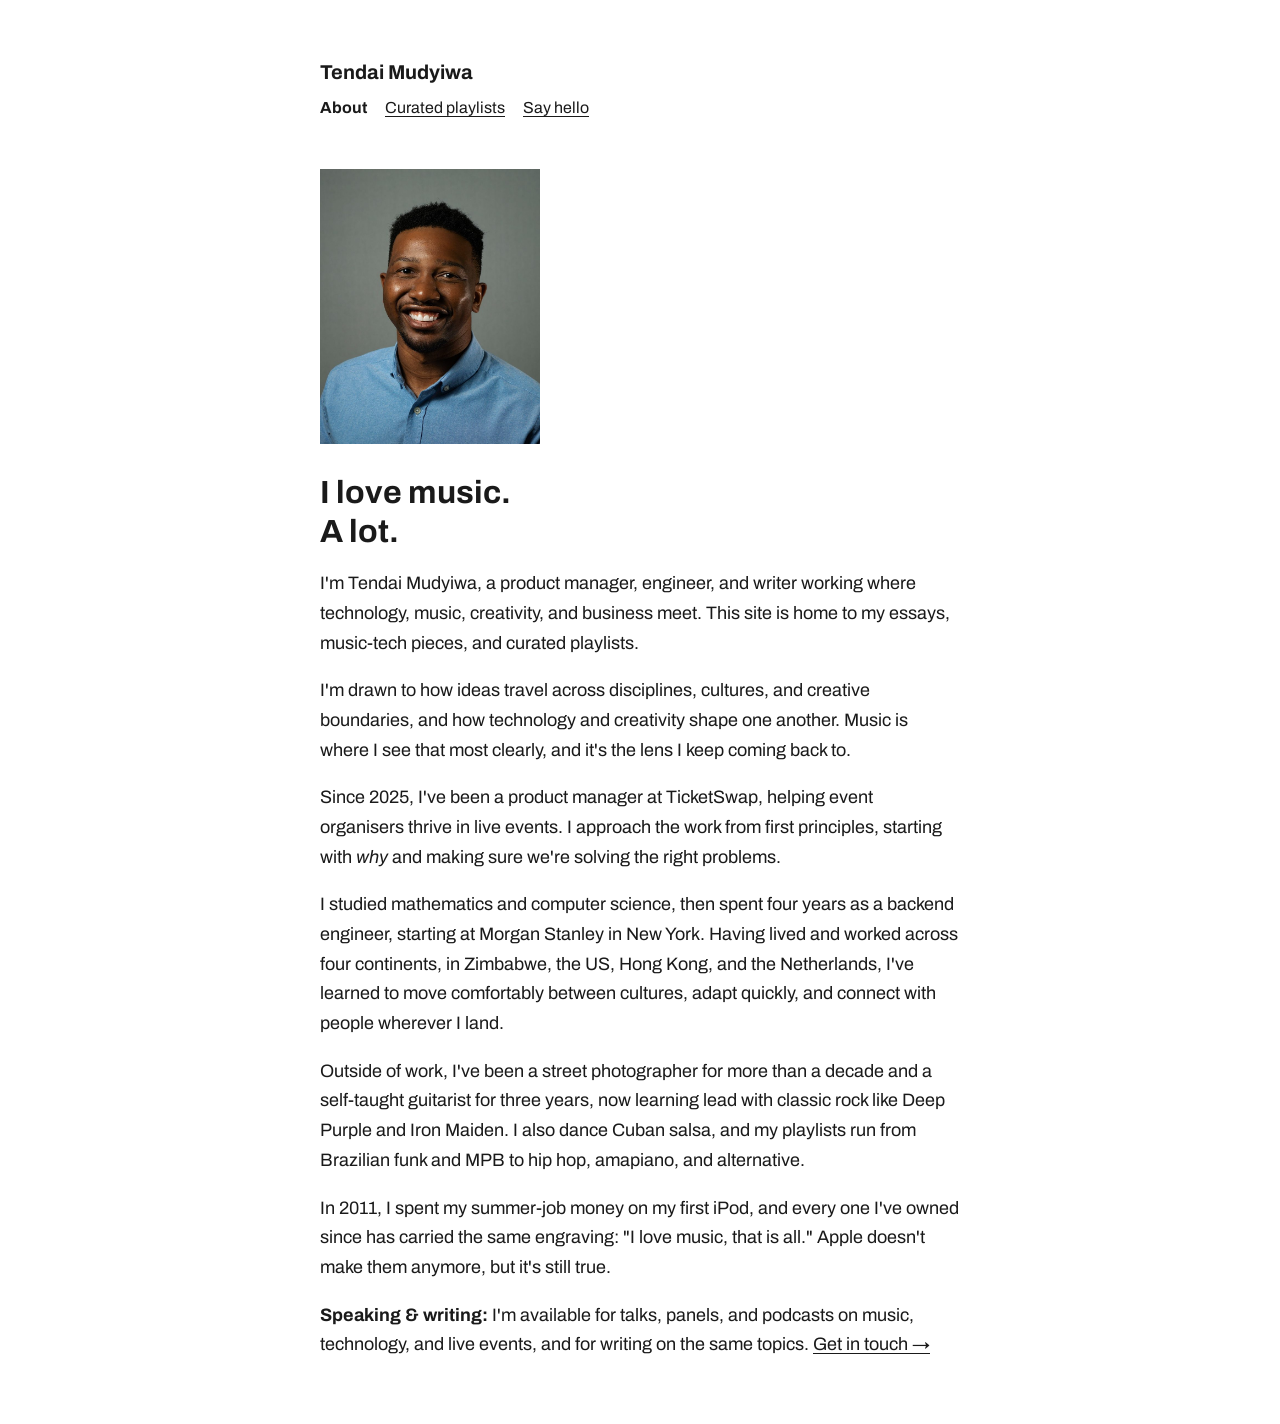
<file: index.html>
<!doctype html>
<html lang="en">
<head>
  <meta charset="utf-8">
  <meta name="viewport" content="width=device-width, initial-scale=1, viewport-fit=cover">
  <title>Tendai Mudyiwa</title>
  <meta name="description" content="Tendai Mudyiwa is a product manager, engineer, and writer working where technology, music, creativity, and business meet.">
  <link rel="canonical" href="https://www.tendaimudyiwa.com/">
  <link rel="icon" href="/favicon.svg" type="image/svg+xml">

  <meta property="og:type" content="profile">
  <meta property="og:title" content="Tendai Mudyiwa">
  <meta property="og:description" content="Product manager, engineer, and writer working where technology, music, creativity, and business meet.">
  <meta property="og:url" content="https://www.tendaimudyiwa.com/">
  <meta property="og:image" content="https://www.tendaimudyiwa.com/assets/share-wide.jpg">
  <meta property="og:image:width" content="1200">
  <meta property="og:image:height" content="630">
  <meta property="og:image:alt" content="A black vinyl record with a glowing pink label on a pale wall">
  <meta name="twitter:card" content="summary_large_image">

  <link rel="preconnect" href="https://fonts.googleapis.com">
  <link rel="preconnect" href="https://fonts.gstatic.com" crossorigin>
  <link rel="stylesheet" href="https://fonts.googleapis.com/css2?family=Archivo:ital,wght@0,400;0,700;1,400&display=swap">
  <link rel="stylesheet" href="/style.css">

  <script type="application/ld+json">
  {
    "@context": "https://schema.org",
    "@type": "Person",
    "name": "Tendai Mudyiwa",
    "url": "https://www.tendaimudyiwa.com/",
    "image": "https://www.tendaimudyiwa.com/assets/tendai-mudyiwa.jpg",
    "jobTitle": "Product Manager",
    "worksFor": { "@type": "Organization", "name": "TicketSwap" },
    "description": "Product manager, engineer, and writer working where technology, music, creativity, and business meet.",
    "knowsAbout": ["Music technology", "Product management", "Software engineering", "Live events", "Music business"],
    "sameAs": [
      "https://www.linkedin.com/in/tendaimudyiwa/",
      "https://www.threads.com/@tendaitt",
      "https://notesonmaking.substack.com/"
    ]
  }
  </script>
</head>
<body>
  <div class="page">
    <header>
      <a class="name" href="/">Tendai Mudyiwa</a>
      <nav aria-label="Pages">
        <a href="/" aria-current="page">About</a>
        <a href="/playlists/">Curated playlists</a>
        <a href="/hello/">Say hello</a>
      </nav>
    </header>

    <main>
      <img class="photo" src="/assets/tendai-mudyiwa.jpg" width="800" height="1200" alt="Tendai Mudyiwa, smiling, in a light blue shirt">
      <h1>I love music.<br>A lot.</h1>
      <p>I'm Tendai Mudyiwa, a product manager, engineer, and writer working where technology, music, creativity, and business meet. This site is home to my essays, music-tech pieces, and curated playlists.</p>
      <p>I'm drawn to how ideas travel across disciplines, cultures, and creative boundaries, and how technology and creativity shape one another. Music is where I see that most clearly, and it's the lens I keep coming back to.</p>
      <p>Since 2025, I've been a product manager at TicketSwap, helping event organisers thrive in live events. I approach the work from first principles, starting with <em>why</em> and making sure we're solving the right problems.</p>
      <p>I studied mathematics and computer science, then spent four years as a backend engineer, starting at Morgan Stanley in New York. Having lived and worked across four continents, in Zimbabwe, the US, Hong Kong, and the Netherlands, I've learned to move comfortably between cultures, adapt quickly, and connect with people wherever I land.</p>
      <p>Outside of work, I've been a street photographer for more than a decade and a self-taught guitarist for three years, now learning lead with classic rock like Deep Purple and Iron Maiden. I also dance Cuban salsa, and my playlists run from Brazilian funk and MPB to hip hop, amapiano, and alternative.</p>
      <p>In 2011, I spent my summer-job money on my first iPod, and every one I've owned since has carried the same engraving: "I love music, that is all." Apple doesn't make them anymore, but it's still true.</p>
      <p><strong>Speaking &amp; writing:</strong> I'm available for talks, panels, and podcasts on music, technology, and live events, and for writing on the same topics. <a href="/hello/">Get in touch →</a></p>
    </main>
  </div>
  <script data-goatcounter="https://tendaimudyiwa.goatcounter.com/count" async src="https://gc.zgo.at/count.js"></script>
</body>
</html>
</file>
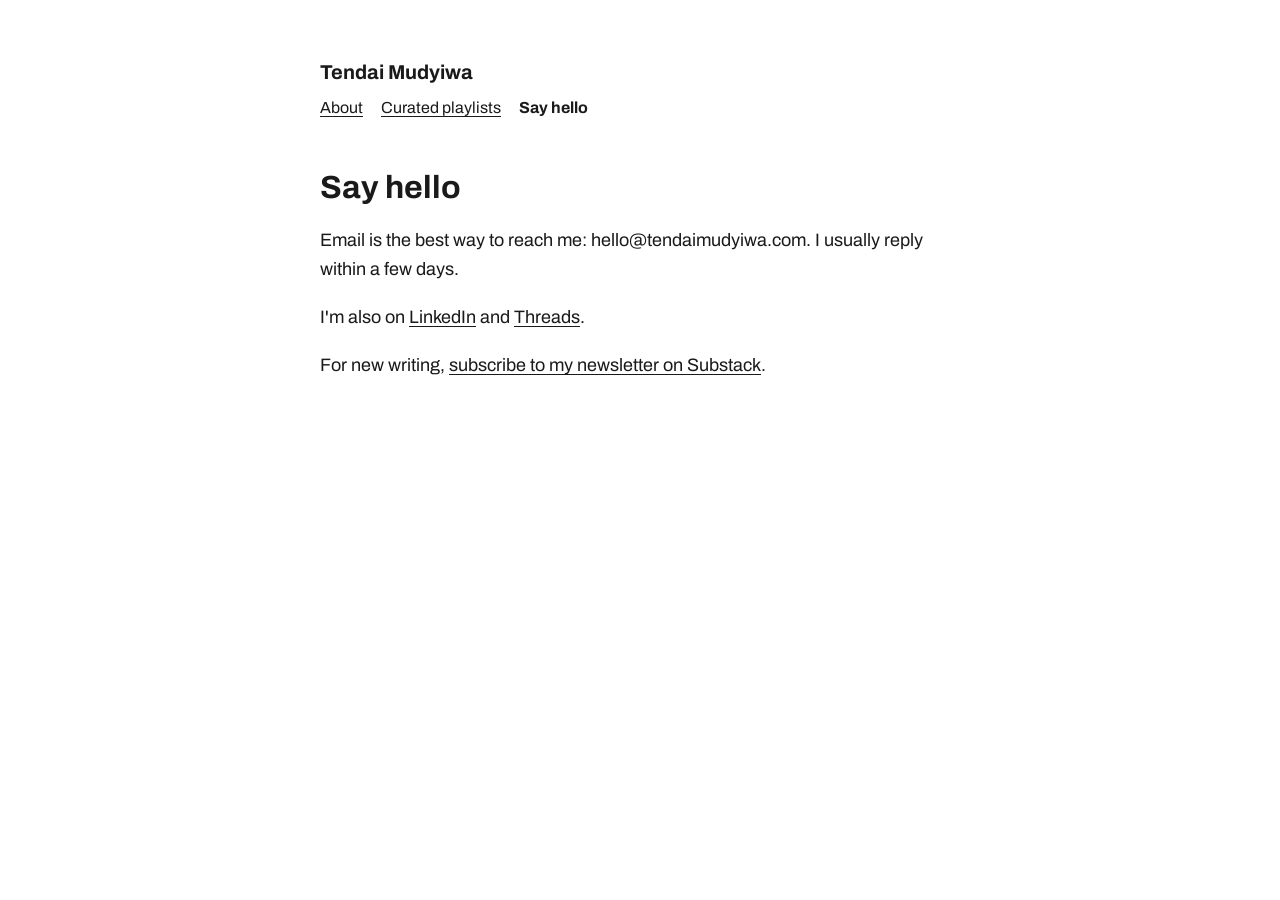
<file: hello/index.html>
<!doctype html>
<html lang="en">
<head>
  <meta charset="utf-8">
  <meta name="viewport" content="width=device-width, initial-scale=1, viewport-fit=cover">
  <title>Say hello · Tendai Mudyiwa</title>
  <meta name="description" content="How to reach Tendai Mudyiwa: email, LinkedIn, Threads, and the newsletter on Substack.">
  <link rel="canonical" href="https://www.tendaimudyiwa.com/hello/">
  <link rel="icon" href="/favicon.svg" type="image/svg+xml">

  <meta property="og:type" content="website">
  <meta property="og:title" content="Say hello · Tendai Mudyiwa">
  <meta property="og:description" content="How to reach Tendai Mudyiwa.">
  <meta property="og:url" content="https://www.tendaimudyiwa.com/hello/">
  <meta property="og:image" content="https://www.tendaimudyiwa.com/assets/share-wide.jpg">
  <meta property="og:image:width" content="1200">
  <meta property="og:image:height" content="630">
  <meta property="og:image:alt" content="A black vinyl record with a glowing pink label on a pale wall">
  <meta name="twitter:card" content="summary_large_image">

  <link rel="preconnect" href="https://fonts.googleapis.com">
  <link rel="preconnect" href="https://fonts.gstatic.com" crossorigin>
  <link rel="stylesheet" href="https://fonts.googleapis.com/css2?family=Archivo:ital,wght@0,400;0,700;1,400&display=swap">
  <link rel="stylesheet" href="/style.css">
</head>
<body>
  <div class="page">
    <header>
      <a class="name" href="/">Tendai Mudyiwa</a>
      <nav aria-label="Pages">
        <a href="/">About</a>
        <a href="/playlists/">Curated playlists</a>
        <a href="/hello/" aria-current="page">Say hello</a>
      </nav>
    </header>

    <main>
      <h1>Say hello</h1>
      <p>Email is the best way to reach me: hello@tendaimudyiwa.com. I usually reply within a few days.</p>
      <p>I'm also on <a href="https://www.linkedin.com/in/tendaimudyiwa/" rel="me">LinkedIn</a> and <a href="https://www.threads.com/@tendaitt" rel="me">Threads</a>.</p>
      <p>For new writing, <a href="https://notesonmaking.substack.com/" rel="me">subscribe to my newsletter on Substack</a>.</p>
    </main>
  </div>
  <script data-goatcounter="https://tendaimudyiwa.goatcounter.com/count" async src="https://gc.zgo.at/count.js"></script>
</body>
</html>
</file>
<file: style.css>
:root {
  --bg: #ffffff;
  --fg: #1a1a1a;
  --card: #f6f6f3;
  --line: #e4e4de;
  color-scheme: light;
}
@media (prefers-color-scheme: dark) {
  :root {
    --bg: #141414;
    --fg: #ececec;
    --card: #1e1e1e;
    --line: #2e2e2e;
    color-scheme: dark;
  }
}

*, *::before, *::after { box-sizing: border-box; }
html { -webkit-text-size-adjust: 100%; }

body {
  margin: 0;
  background: var(--bg);
  color: var(--fg);
  font-family: "Archivo", "Helvetica Neue", Helvetica, Arial, sans-serif;
  font-size: 18px;
  line-height: 1.65;
}

.page {
  max-width: 680px;
  margin: 0 auto;
  padding-block: 56px 64px;
  padding-left: max(20px, env(safe-area-inset-left, 0px));
  padding-right: max(20px, env(safe-area-inset-right, 0px));
  display: flex;
  flex-direction: column;
  gap: 48px;
}

a { color: inherit; text-underline-offset: 3px; }
a:hover { opacity: 0.65; }
a:focus-visible { outline: 2px solid currentColor; outline-offset: 3px; }

header { display: flex; flex-direction: column; gap: 6px; }
.name { font-weight: 700; font-size: 20px; text-decoration: none; }
nav { display: flex; flex-wrap: wrap; gap: 2px 18px; font-size: 16px; }
nav a[aria-current="page"] { text-decoration: none; font-weight: 700; }

main { display: flex; flex-direction: column; gap: 18px; }
main p, h1 { margin: 0; }
h1 { font-size: 32px; font-weight: 700; line-height: 1.2; text-wrap: balance; }

[hidden] { display: none !important; }

.meta { font-size: 15px; }

/* Tags as chips: outlined pills; the selected filter is filled. */
.chip {
  display: inline-flex;
  align-items: center;
  padding: 3px 12px;
  border: 1px solid currentColor;
  border-radius: 999px;
  font-size: 14px;
  line-height: 1.4;
  white-space: nowrap;
}

.filters { display: flex; flex-wrap: wrap; gap: 8px; }
.filters button.chip {
  min-height: 36px;
  background: transparent;
  color: inherit;
  font-family: inherit;
  cursor: pointer;
}
.filters button.chip:hover { background: color-mix(in srgb, currentColor 10%, transparent); }
.filters button.chip[aria-pressed="true"] { background: var(--fg); color: var(--bg); border-color: var(--fg); }
.filters button.chip:focus-visible { outline: 2px solid currentColor; outline-offset: 2px; }

/* The playlists page is wider so covers can sit side by side; the text stays
   at reading width. */
.page.wide { max-width: 1080px; }
.page.wide main > p { max-width: 680px; }

.toolbar { display: flex; flex-wrap: wrap; align-items: center; gap: 8px; padding-top: 6px; }
.toolbar .divider { width: 1px; height: 24px; margin-inline: 6px; background: var(--line); }
.surprise {
  display: inline-flex;
  align-items: center;
  gap: 8px;
  min-height: 40px;
  padding: 6px 16px;
  border: 1px solid var(--fg);
  border-radius: 999px;
  background: var(--fg);
  color: var(--bg);
  font: inherit;
  font-size: 15px;
  font-weight: 700;
  cursor: pointer;
}
.surprise:hover { opacity: 0.85; }
.surprise:focus-visible { outline: 2px solid var(--fg); outline-offset: 3px; }

/* The crate: one cover per playlist, newest first. */
.crate {
  list-style: none;
  margin: 18px 0 0;
  padding: 0;
  display: grid;
  grid-template-columns: repeat(auto-fill, minmax(min(100%, 180px), 1fr));
  gap: 28px 20px;
}
@media (max-width: 480px) {
  .crate { grid-template-columns: repeat(2, minmax(0, 1fr)); gap: 24px 14px; }
}
.crate a { display: flex; flex-direction: column; gap: 8px; text-decoration: none; }
.crate a:hover { opacity: 1; }
.crate a:hover img { opacity: 0.85; }
.crate .cover { position: relative; display: block; }
.crate img {
  display: block;
  width: 100%;
  height: auto;
  aspect-ratio: 1 / 1;
  object-fit: cover;
  border-radius: 8px;
  background: var(--card);
}
.crate a[aria-current] img { outline: 3px solid var(--fg); outline-offset: 3px; }
.crate .playing {
  display: none;
  position: absolute;
  left: 8px;
  bottom: 8px;
  padding: 2px 10px;
  border-radius: 999px;
  background: var(--fg);
  color: var(--bg);
  font-size: 13px;
  font-weight: 700;
  line-height: 1.5;
}
.crate a[aria-current] .playing { display: inline-block; }
.crate .title { font-weight: 700; font-size: 16px; line-height: 1.35; }
.crate .tagline { font-size: 14px; line-height: 1.4; color: color-mix(in srgb, var(--fg) 72%, var(--bg)); }

/* One Spotify player, pinned to the bottom of the screen. */
body.has-player { padding-bottom: 120px; }
.player {
  position: fixed;
  left: 0;
  right: 0;
  bottom: 0;
  z-index: 10;
  padding: 10px max(16px, env(safe-area-inset-right, 0px)) calc(10px + env(safe-area-inset-bottom, 0px)) max(16px, env(safe-area-inset-left, 0px));
  background: var(--bg);
  border-top: 1px solid var(--line);
}
.player-inner {
  max-width: 1080px;
  margin: 0 auto;
  display: grid;
  grid-template-columns: minmax(0, 1fr) minmax(0, 2fr);
  gap: 20px;
  align-items: center;
}
.player .now { margin: 0; font-size: 14px; line-height: 1.4; }
.player .now strong { display: block; font-size: 16px; overflow: hidden; text-overflow: ellipsis; white-space: nowrap; }
.player .now span { display: -webkit-box; -webkit-line-clamp: 2; -webkit-box-orient: vertical; overflow: hidden; }
.player iframe { color-scheme: light; display: block; width: 100%; height: 80px; border: 0; border-radius: 12px; }
@media (max-width: 640px) {
  body.has-player { padding-bottom: 130px; }
  .toolbar .divider { display: none; }
  .toolbar .filters { flex-basis: 100%; }
  .player-inner { grid-template-columns: 1fr; gap: 4px; }
  .player .now strong { display: none; }
  .player .now span { -webkit-line-clamp: 1; }
}

.photo {
  display: block;
  width: 220px;
  max-width: 100%;
  height: auto;
  aspect-ratio: 4 / 5;
  object-fit: cover;
  object-position: 50% 35%;
  margin-bottom: 12px;
}
</file>
